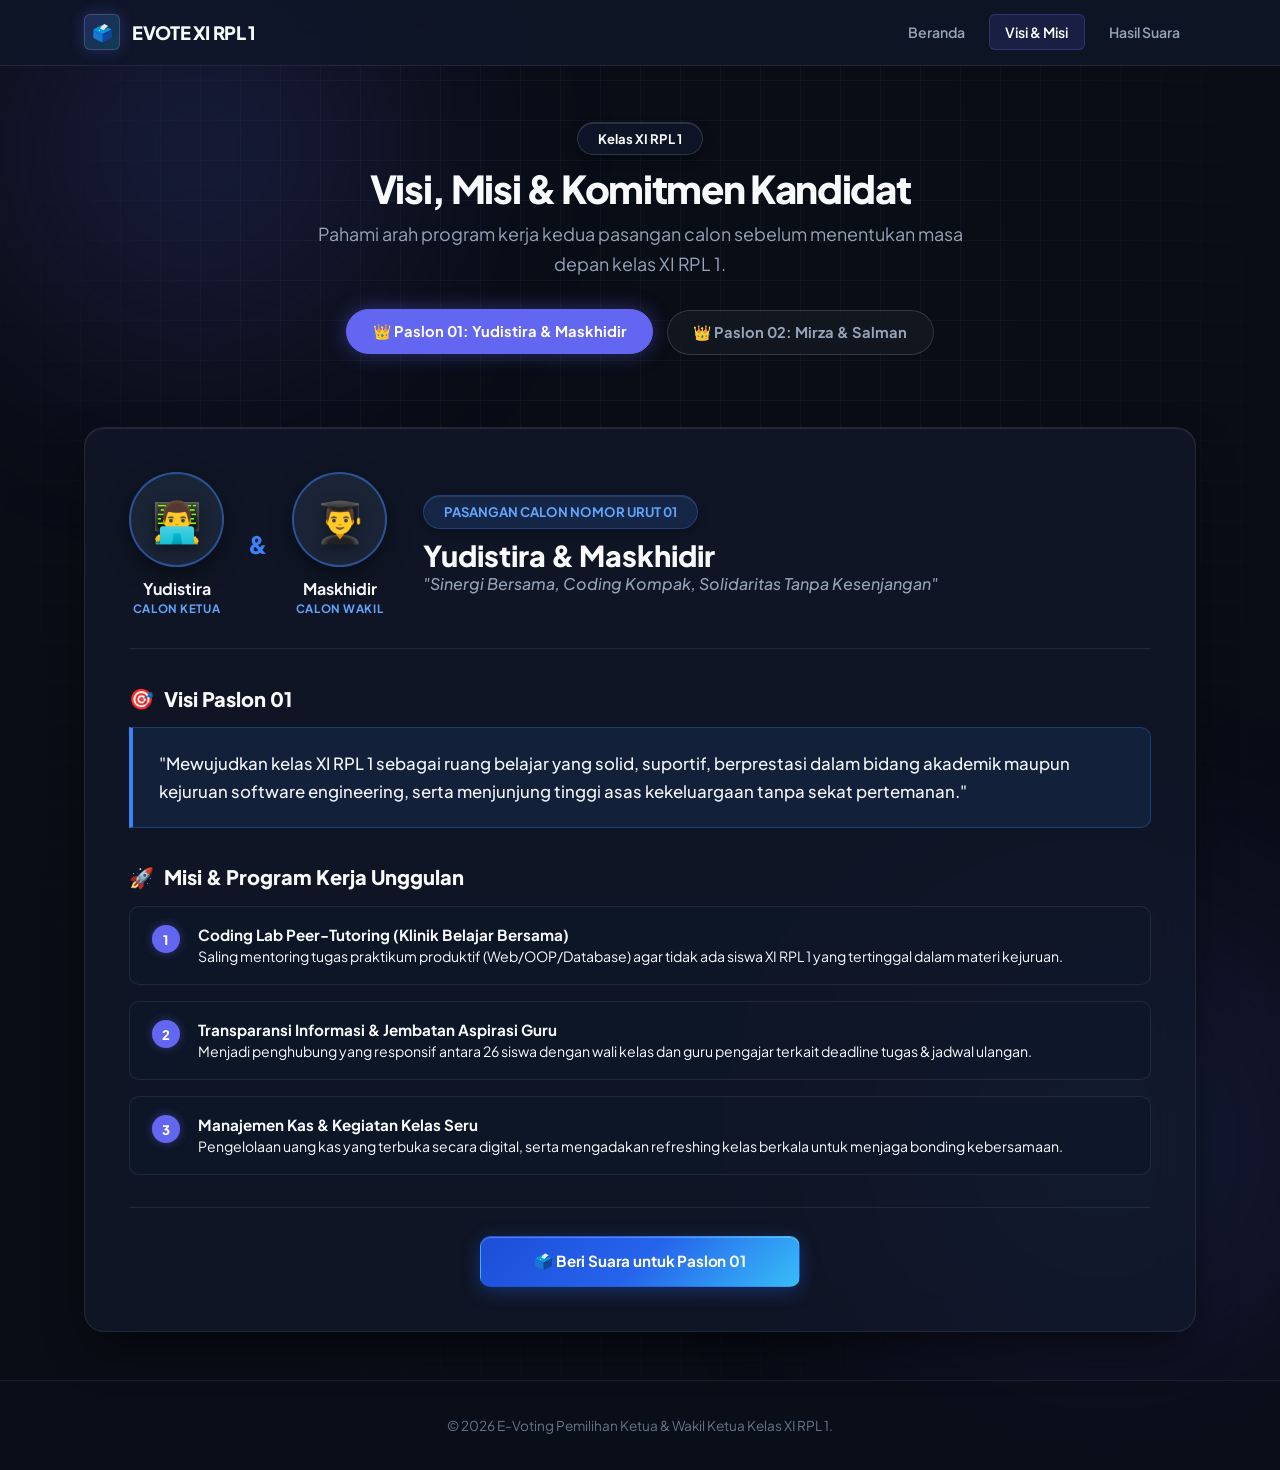
<file: visi-misi.html>
<!DOCTYPE html>
<html lang="id">
<head>
  <meta charset="UTF-8">
  <meta name="viewport" content="width=device-width, initial-scale=1.0, maximum-scale=1.0, user-scalable=no">
  <title>Visi & Misi Paslon - Pemilihan XI RPL 1</title>
  <link rel="stylesheet" href="style.css">
</head>
<body>

  <!-- Dynamic Glowing Background -->
  <div class="bg-glow-orb-1"></div>
  <div class="bg-glow-orb-2"></div>
  <div class="bg-grid-pattern"></div>

  <!-- Navbar -->
  <header class="navbar">
    <div class="container nav-content">
      <a href="index.html" class="nav-brand">
        <div class="brand-icon">🗳️</div>
        <span>EVOTE XI RPL 1</span>
      </a>

      <nav class="nav-links">
        <a href="index.html" class="nav-item">Beranda</a>
        <a href="visi-misi.html" class="nav-item active">Visi & Misi</a>
        <a href="hasil.html" class="nav-item">Hasil Suara</a>
      </nav>
    </div>
  </header>

  <main class="container">
    <section class="detail-hero">
      <div class="class-badge-pill" style="margin-bottom: 0.75rem;">
        <span>Kelas XI RPL 1</span>
      </div>
      <h1 class="main-title" style="font-size: clamp(1.8rem, 4vw, 2.4rem); margin-bottom: 0.5rem;">
        Visi, Misi & Komitmen Kandidat
      </h1>
      <p class="sub-desc" style="margin-bottom: 2rem;">
        Pahami arah program kerja kedua pasangan calon sebelum menentukan masa depan kelas XI RPL 1.
      </p>

      <!-- Tab Buttons -->
      <div class="tab-nav">
        <button class="tab-btn active" id="tab-paslon-1" onclick="switchPaslon('1')">
          👑 Paslon 01: Yudistira & Maskhidir
        </button>
        <button class="tab-btn" id="tab-paslon-2" onclick="switchPaslon('2')">
          👑 Paslon 02: Mirza & Salman
        </button>
      </div>
    </section>

    <!-- Konten Paslon 01: Yudistira & Maskhidir -->
    <article class="detail-card" id="content-paslon-1">
      <div class="profile-header-grid">
        <div class="detail-duo-avatar">
          <div class="avatar-pair-unit">
            <div class="avatar-figure" style="background: rgba(30, 41, 59, 0.85); border-color: rgba(59, 130, 246, 0.5);">
              <span class="avatar-fallback">👨‍💻</span>
            </div>
            <div class="avatar-pair-name">Yudistira</div>
            <div class="avatar-role-tag" style="color: #60a5fa;">Calon Ketua</div>
          </div>
          <div style="font-size: 1.5rem; color: #3b82f6; font-weight: 800; align-self: center;">&</div>
          <div class="avatar-pair-unit">
            <div class="avatar-figure" style="background: rgba(30, 41, 59, 0.85); border-color: rgba(59, 130, 246, 0.5);">
              <span class="avatar-fallback">👨‍🎓</span>
            </div>
            <div class="avatar-pair-name">Maskhidir</div>
            <div class="avatar-role-tag" style="color: #60a5fa;">Calon Wakil</div>
          </div>
        </div>

        <div>
          <div class="class-badge-pill" style="background: rgba(59, 130, 246, 0.15); color: #60a5fa; border-color: rgba(59, 130, 246, 0.3); margin-bottom: 0.5rem;">
            PASANGAN CALON NOMOR URUT 01
          </div>
          <h2 style="font-size: 1.8rem; font-weight: 800; color: var(--text-main);">
            Yudistira & Maskhidir
          </h2>
          <p style="color: var(--text-secondary); font-size: 1rem; font-weight: 500; font-style: italic;">
            "Sinergi Bersama, Coding Kompak, Solidaritas Tanpa Kesenjangan"
          </p>
        </div>
      </div>

      <!-- Visi -->
      <div class="section-block-title">
        <span>🎯</span>
        <span>Visi Paslon 01</span>
      </div>
      <div class="content-box-highlight" style="background: rgba(59, 130, 246, 0.1); border-color: rgba(59, 130, 246, 0.3); border-left-color: #3b82f6; color: #f1f5f9;">
        "Mewujudkan kelas XI RPL 1 sebagai ruang belajar yang solid, suportif, berprestasi dalam bidang akademik maupun kejuruan software engineering, serta menjunjung tinggi asas kekeluargaan tanpa sekat pertemanan."
      </div>

      <!-- Misi -->
      <div class="section-block-title">
        <span>🚀</span>
        <span>Misi & Program Kerja Unggulan</span>
      </div>
      <ul class="program-list" style="margin-bottom: 2rem;">
        <li class="program-item">
          <span class="program-item-num">1</span>
          <div>
            <strong>Coding Lab Peer-Tutoring (Klinik Belajar Bersama)</strong>
            <p style="color: var(--gray-500); font-size: 0.88rem; margin-top: 0.2rem;">Saling mentoring tugas praktikum produktif (Web/OOP/Database) agar tidak ada siswa XI RPL 1 yang tertinggal dalam materi kejuruan.</p>
          </div>
        </li>
        <li class="program-item">
          <span class="program-item-num">2</span>
          <div>
            <strong>Transparansi Informasi & Jembatan Aspirasi Guru</strong>
            <p style="color: var(--gray-500); font-size: 0.88rem; margin-top: 0.2rem;">Menjadi penghubung yang responsif antara 26 siswa dengan wali kelas dan guru pengajar terkait deadline tugas & jadwal ulangan.</p>
          </div>
        </li>
        <li class="program-item">
          <span class="program-item-num">3</span>
          <div>
            <strong>Manajemen Kas & Kegiatan Kelas Seru</strong>
            <p style="color: var(--gray-500); font-size: 0.88rem; margin-top: 0.2rem;">Pengelolaan uang kas yang terbuka secara digital, serta mengadakan refreshing kelas berkala untuk menjaga bonding kebersamaan.</p>
          </div>
        </li>
      </ul>

      <div style="text-align: center; border-top: 1px solid var(--border-subtle); padding-top: 1.75rem;">
        <a href="index.html" class="btn-modern btn-primary-gradient" style="max-width: 320px; margin: 0 auto;">
          🗳️ Beri Suara untuk Paslon 01
        </a>
      </div>
    </article>

    <!-- Konten Paslon 02: Mirza & Salman -->
    <article class="detail-card" id="content-paslon-2" style="display: none;">
      <div class="profile-header-grid">
        <div class="detail-duo-avatar">
          <div class="avatar-pair-unit">
            <div class="avatar-figure" style="background: rgba(30, 41, 59, 0.85); border-color: rgba(139, 92, 246, 0.5);">
              <span class="avatar-fallback">👨‍🎓</span>
            </div>
            <div class="avatar-pair-name">Mirza</div>
            <div class="avatar-role-tag" style="color: #c084fc;">Calon Ketua</div>
          </div>
          <div style="font-size: 1.5rem; color: #a855f7; font-weight: 800; align-self: center;">&</div>
          <div class="avatar-pair-unit">
            <div class="avatar-figure" style="background: rgba(30, 41, 59, 0.85); border-color: rgba(139, 92, 246, 0.5);">
              <span class="avatar-fallback">👨‍💻</span>
            </div>
            <div class="avatar-pair-name">Salman</div>
            <div class="avatar-role-tag" style="color: #c084fc;">Calon Wakil</div>
          </div>
        </div>

        <div>
          <div class="class-badge-pill" style="background: rgba(124, 58, 237, 0.15); color: #c084fc; border-color: rgba(124, 58, 237, 0.3); margin-bottom: 0.5rem;">
            PASANGAN CALON NOMOR URUT 02
          </div>
          <h2 style="font-size: 1.8rem; font-weight: 800; color: var(--text-main);">
            Mirza & Salman
          </h2>
          <p style="color: var(--text-secondary); font-size: 1rem; font-weight: 500; font-style: italic;">
            "Disiplin, Berprestasi, Nyaman, dan Siap Berinovasi di Era Digital"
          </p>
        </div>
      </div>

      <!-- Visi -->
      <div class="section-block-title">
        <span>🎯</span>
        <span>Visi Paslon 02</span>
      </div>
      <div class="content-box-highlight" style="background: rgba(124, 58, 237, 0.1); border-color: rgba(124, 58, 237, 0.3); border-left-color: #8b5cf6; color: #f1f5f9;">
        "Membangun kelas XI RPL 1 sebagai kelas panutan yang disiplin, kondusif, beretika tinggi, serta menjadi wadah yang memfasilitasi setiap anggota untuk berkarya dan berprestasi di bidang teknologi."
      </div>

      <!-- Misi -->
      <div class="section-block-title">
        <span>🚀</span>
        <span>Misi & Program Kerja Unggulan</span>
      </div>
      <ul class="program-list" style="margin-bottom: 2rem;">
        <li class="program-item">
          <span class="program-item-num" style="background: var(--accent-p2);">1</span>
          <div>
            <strong>Kelas Bersih & Laboratorium Terawat</strong>
            <p style="color: var(--gray-500); font-size: 0.88rem; margin-top: 0.2rem;">Menerapkan jadwal piket kelas dan kedisiplinan perangkat komputer agar lingkungan belajar selalu nyaman dan fresh.</p>
          </div>
        </li>
        <li class="program-item">
          <span class="program-item-num" style="background: var(--accent-p2);">2</span>
          <div>
            <strong>Dukungan Lomba & Eksplorasi Minat Siswa</strong>
            <p style="color: var(--gray-500); font-size: 0.88rem; margin-top: 0.2rem;">Mendukung rekan sekelas yang ingin mengikuti lomba LKS, Hackathon, e-sport, maupun kegiatan non-akademik di sekolah.</p>
          </div>
        </li>
        <li class="program-item">
          <span class="program-item-num" style="background: var(--accent-p2);">3</span>
          <div>
            <strong>Kotak Masukan Anonim & Penanganan Masalah Sehat</strong>
            <p style="color: var(--gray-500); font-size: 0.88rem; margin-top: 0.2rem;">Menyediakan wadah kritik/saran santai agar segala aspirasi siswa tersampaikan dan masalah diselesaikan bersama secara adil.</p>
          </div>
        </li>
      </ul>

      <div style="text-align: center; border-top: 1px solid var(--border-subtle); padding-top: 1.75rem;">
        <a href="index.html" class="btn-modern btn-primary-gradient btn-vote-p2" style="max-width: 320px; margin: 0 auto;">
          🗳️ Beri Suara untuk Paslon 02
        </a>
      </div>
    </article>
  </main>

  <footer>
    <div class="container">
      &copy; 2026 E-Voting Pemilihan Ketua & Wakil Ketua Kelas XI RPL 1.
    </div>
  </footer>

  <script>
    function switchPaslon(num) {
      const tab1 = document.getElementById("tab-paslon-1");
      const tab2 = document.getElementById("tab-paslon-2");
      const content1 = document.getElementById("content-paslon-1");
      const content2 = document.getElementById("content-paslon-2");

      if (num === '1') {
        tab1.classList.add("active");
        tab2.classList.remove("active");
        content1.style.display = "block";
        content2.style.display = "none";
      } else {
        tab2.classList.add("active");
        tab1.classList.remove("active");
        content2.style.display = "block";
        content1.style.display = "none";
      }
    }

    document.addEventListener("DOMContentLoaded", () => {
      const urlParams = new URLSearchParams(window.location.search);
      const paslonParam = urlParams.get("paslon");
      if (paslonParam === '2') {
        switchPaslon('2');
      }
    });
  </script>
</body>
</html>
</file>
<file: style.css>
/* ==========================================================================
   ENTERPRISE DARK/NEO-TECH DESIGN SYSTEM - E-VOTING XI RPL 1
   Aesthetic: Ultra-Modern Cyber/Executive Tech (Deep Obsidian, Cobalt Electric,
   3D Tilt & Perspective Glassmorphism, Micro-Glow, Polished Typography)
   ========================================================================== */

@import url('https://fonts.googleapis.com/css2?family=Plus+Jakarta+Sans:wght@400;500;600;700;800&family=JetBrains+Mono:wght@500;700&display=swap');

:root {
  /* Ultra-Dark Luxe Palette */
  --bg-core: #090d16;
  --bg-surface: #0f172a;
  --bg-card: rgba(18, 26, 44, 0.72);
  --bg-card-hover: rgba(26, 38, 64, 0.85);
  --bg-glass: rgba(15, 23, 42, 0.75);

  /* Borders & Highlights */
  --border-subtle: rgba(255, 255, 255, 0.08);
  --border-medium: rgba(255, 255, 255, 0.14);
  --border-focus: rgba(99, 102, 241, 0.6);

  /* Primary Electric Hues */
  --primary: #6366f1;
  --primary-hover: #4f46e5;
  --primary-glow: rgba(99, 102, 241, 0.35);
  --cyan-accent: #06b6d4;
  --cyan-glow: rgba(6, 182, 212, 0.3);

  /* Candidate Signature Colors */
  --accent-p1: #3b82f6; /* Electric Cobalt */
  --accent-p1-glow: rgba(59, 130, 246, 0.4);
  --accent-p2: #8b5cf6; /* Cyber Violet */
  --accent-p2-glow: rgba(139, 92, 246, 0.4);

  /* Status Colors */
  --success: #10b981;
  --success-glow: rgba(16, 185, 129, 0.3);
  --danger: #f43f5e;
  --warning: #f59e0b;

  /* Text Colors */
  --text-main: #f8fafc;
  --text-secondary: #94a3b8;
  --text-muted: #64748b;
  --white: #ffffff;

  /* Gradients */
  --grad-primary: linear-gradient(135deg, #6366f1 0%, #3b82f6 50%, #06b6d4 100%);
  --grad-p1: linear-gradient(135deg, #1d4ed8 0%, #2563eb 50%, #38bdf8 100%);
  --grad-p2: linear-gradient(135deg, #6d28d9 0%, #7c3aed 50%, #c084fc 100%);
  --grad-surface: linear-gradient(180deg, rgba(30, 41, 59, 0.6) 0%, rgba(15, 23, 42, 0.8) 100%);

  /* Radii */
  --radius-xl: 20px;
  --radius-lg: 14px;
  --radius-md: 10px;
  --radius-sm: 6px;

  /* Shadows */
  --shadow-sm: 0 4px 12px rgba(0, 0, 0, 0.3);
  --shadow-md: 0 12px 30px -5px rgba(0, 0, 0, 0.45);
  --shadow-lg: 0 20px 45px -10px rgba(0, 0, 0, 0.6);
  --shadow-glow-p1: 0 10px 30px -5px rgba(37, 99, 235, 0.35);
  --shadow-glow-p2: 0 10px 30px -5px rgba(124, 58, 237, 0.35);
}

html {
  scroll-behavior: smooth;
  color-scheme: dark;
}

* {
  margin: 0;
  padding: 0;
  box-sizing: border-box;
  font-family: 'Plus Jakarta Sans', -apple-system, BlinkMacSystemFont, sans-serif;
  -webkit-tap-highlight-color: transparent;
}

body {
  background-color: var(--bg-core);
  color: var(--text-main);
  min-height: 100vh;
  display: flex;
  flex-direction: column;
  position: relative;
  overflow-x: hidden;
  perspective: 1000px;
}

/* ================= 3D Ambient Mesh Glow Background ================= */
.bg-glow-orb-1 {
  position: fixed;
  top: -150px;
  left: -100px;
  width: 600px;
  height: 600px;
  border-radius: 50%;
  background: radial-gradient(circle, rgba(99, 102, 241, 0.22) 0%, rgba(15, 23, 42, 0) 70%);
  filter: blur(90px);
  z-index: -1;
  pointer-events: none;
  animation: floatOrb3D 14s ease-in-out infinite alternate;
}

.bg-glow-orb-2 {
  position: fixed;
  bottom: 0%;
  right: -150px;
  width: 650px;
  height: 650px;
  border-radius: 50%;
  background: radial-gradient(circle, rgba(6, 182, 212, 0.16) 0%, rgba(124, 58, 237, 0.12) 40%, rgba(9, 13, 22, 0) 70%);
  filter: blur(100px);
  z-index: -1;
  pointer-events: none;
  animation: floatOrb3D2 16s ease-in-out infinite alternate;
}

.bg-grid-pattern {
  position: fixed;
  top: 0;
  left: 0;
  width: 100%;
  height: 100%;
  background-image: 
    linear-gradient(to right, rgba(255, 255, 255, 0.03) 1px, transparent 1px),
    linear-gradient(to bottom, rgba(255, 255, 255, 0.03) 1px, transparent 1px);
  background-size: 40px 40px;
  mask-image: radial-gradient(ellipse at 50% 30%, black 40%, transparent 80%);
  -webkit-mask-image: radial-gradient(ellipse at 50% 30%, black 40%, transparent 80%);
  z-index: -2;
  pointer-events: none;
}

@keyframes floatOrb3D {
  0% { transform: translate3d(0, 0, 0) scale(1); }
  50% { transform: translate3d(60px, 40px, 50px) scale(1.12); }
  100% { transform: translate3d(-30px, 80px, -20px) scale(0.95); }
}

@keyframes floatOrb3D2 {
  0% { transform: translate3d(0, 0, 0) scale(1); }
  50% { transform: translate3d(-80px, -50px, 40px) scale(1.08); }
  100% { transform: translate3d(40px, -70px, -30px) scale(0.92); }
}

.container {
  width: 100%;
  max-width: 1160px;
  margin: 0 auto;
  padding: 0 1.5rem;
}

/* ================= Glassmorphic Navbar ================= */
.navbar {
  background: var(--bg-glass);
  backdrop-filter: blur(20px);
  -webkit-backdrop-filter: blur(20px);
  border-bottom: 1px solid var(--border-subtle);
  position: sticky;
  top: 0;
  z-index: 100;
  padding: 0.9rem 0;
  transition: all 0.3s ease;
}

.nav-content {
  display: flex;
  justify-content: space-between;
  align-items: center;
}

.nav-brand {
  display: flex;
  align-items: center;
  gap: 0.75rem;
  text-decoration: none;
  font-weight: 800;
  font-size: 1.15rem;
  color: var(--text-main);
  letter-spacing: -0.02em;
}

.brand-icon {
  width: 36px;
  height: 36px;
  background: linear-gradient(135deg, rgba(99, 102, 241, 0.25) 0%, rgba(6, 182, 212, 0.25) 100%);
  border: 1px solid rgba(255, 255, 255, 0.15);
  border-radius: var(--radius-sm);
  display: flex;
  align-items: center;
  justify-content: center;
  color: var(--white);
  font-size: 1.05rem;
  box-shadow: 0 0 15px rgba(99, 102, 241, 0.3);
  transition: transform 0.4s cubic-bezier(0.34, 1.56, 0.64, 1);
}

.nav-brand:hover .brand-icon {
  transform: rotate(-10deg) scale(1.12);
  box-shadow: 0 0 22px rgba(6, 182, 212, 0.5);
}

.nav-links {
  display: flex;
  align-items: center;
  gap: 0.5rem;
}

.nav-item {
  text-decoration: none;
  color: var(--text-secondary);
  font-weight: 600;
  font-size: 0.88rem;
  padding: 0.5rem 0.95rem;
  border-radius: var(--radius-sm);
  transition: all 0.25s cubic-bezier(0.16, 1, 0.3, 1);
  white-space: nowrap;
  border: 1px solid transparent;
}

.nav-item:hover {
  color: var(--text-main);
  background: rgba(255, 255, 255, 0.05);
  border-color: var(--border-subtle);
  transform: translateY(-1.5px);
}

.nav-item.active {
  color: var(--white);
  background: rgba(99, 102, 241, 0.15);
  border-color: rgba(99, 102, 241, 0.3);
}

.nav-admin-btn {
  background: rgba(255, 255, 255, 0.06);
  border-color: var(--border-medium);
  color: var(--text-main) !important;
}

.nav-admin-btn:hover {
  background: var(--primary) !important;
  border-color: var(--primary) !important;
  box-shadow: 0 0 20px rgba(99, 102, 241, 0.5);
  transform: translateY(-2px);
}

/* ================= Hero Showcase (Elite Tech) ================= */
.hero-wrapper {
  padding: 4rem 0 2.5rem;
  text-align: center;
  position: relative;
}

.class-badge-pill {
  display: inline-flex;
  align-items: center;
  gap: 0.6rem;
  background: rgba(15, 23, 42, 0.8);
  border: 1px solid var(--border-medium);
  padding: 0.45rem 1.25rem;
  border-radius: 9999px;
  font-size: 0.82rem;
  font-weight: 700;
  color: var(--text-main);
  box-shadow: var(--shadow-sm), inset 0 1px 0 rgba(255, 255, 255, 0.1);
  margin-bottom: 1.5rem;
  backdrop-filter: blur(8px);
}

.pulse-dot {
  width: 7px;
  height: 7px;
  border-radius: 50%;
  background-color: var(--success);
  box-shadow: 0 0 0 0 rgba(16, 185, 129, 0.7);
  animation: pulseNeon 1.8s infinite;
}

@keyframes pulseNeon {
  0% { box-shadow: 0 0 0 0 rgba(16, 185, 129, 0.7); }
  70% { box-shadow: 0 0 0 10px rgba(16, 185, 129, 0); }
  100% { box-shadow: 0 0 0 0 rgba(16, 185, 129, 0); }
}

.main-title {
  font-size: clamp(2.2rem, 5vw, 3.5rem);
  font-weight: 800;
  color: var(--text-main);
  letter-spacing: -0.035em;
  line-height: 1.15;
  margin-bottom: 1.25rem;
}

.gradient-text-title {
  background: var(--grad-primary);
  -webkit-background-clip: text;
  -webkit-text-fill-color: transparent;
  text-shadow: 0 0 40px rgba(99, 102, 241, 0.25);
}

.sub-desc {
  font-size: clamp(0.95rem, 2vw, 1.12rem);
  color: var(--text-secondary);
  max-width: 660px;
  margin: 0 auto 2.25rem;
  line-height: 1.65;
}

.hero-cta-group {
  display: flex;
  justify-content: center;
  gap: 1rem;
  flex-wrap: wrap;
  margin-bottom: 3.5rem;
}

/* ================= Stat Banner (Metric Cards) ================= */
.stats-banner {
  background: var(--bg-card);
  backdrop-filter: blur(16px);
  -webkit-backdrop-filter: blur(16px);
  border: 1px solid var(--border-subtle);
  border-radius: var(--radius-xl);
  padding: 1.5rem 2rem;
  margin-bottom: 4rem;
  display: grid;
  grid-template-columns: repeat(3, 1fr);
  box-shadow: var(--shadow-md), inset 0 1px 0 rgba(255, 255, 255, 0.08);
  gap: 2rem;
  position: relative;
  overflow: hidden;
}

.stats-banner::before {
  content: '';
  position: absolute;
  top: 0;
  left: 20%;
  width: 60%;
  height: 1px;
  background: linear-gradient(90deg, transparent, rgba(99, 102, 241, 0.6), transparent);
}

.stat-item-box {
  display: flex;
  align-items: center;
  gap: 1.25rem;
}

.stat-icon {
  width: 48px;
  height: 48px;
  border-radius: var(--radius-md);
  background: rgba(255, 255, 255, 0.05);
  border: 1px solid var(--border-medium);
  display: flex;
  align-items: center;
  justify-content: center;
  font-size: 1.4rem;
  flex-shrink: 0;
  box-shadow: 0 4px 14px rgba(0, 0, 0, 0.2);
}

.stat-label {
  font-size: 0.76rem;
  text-transform: uppercase;
  color: var(--text-muted);
  font-weight: 700;
  letter-spacing: 0.06em;
}

.stat-value {
  font-size: 1.45rem;
  font-weight: 800;
  color: var(--text-main);
  letter-spacing: -0.02em;
  font-family: 'Plus Jakarta Sans', sans-serif;
}

/* ================= 3D Candidate Cards ================= */
.section-headline {
  text-align: center;
  margin-bottom: 2.5rem;
}

.section-headline h2 {
  font-size: 1.85rem;
  font-weight: 800;
  color: var(--text-main);
  letter-spacing: -0.02em;
}

.section-headline p {
  color: var(--text-secondary);
  font-size: 0.95rem;
  margin-top: 0.35rem;
}

.candidates-wrapper {
  display: grid;
  grid-template-columns: repeat(2, 1fr);
  gap: 2.25rem;
  margin-bottom: 5rem;
}

/* 3D Modern Candidate Card */
.candidate-card-modern {
  background: var(--bg-card);
  backdrop-filter: blur(20px);
  -webkit-backdrop-filter: blur(20px);
  border-radius: var(--radius-xl);
  border: 1px solid var(--border-subtle);
  box-shadow: var(--shadow-lg), inset 0 1px 0 rgba(255, 255, 255, 0.08);
  overflow: hidden;
  display: flex;
  flex-direction: column;
  position: relative;
  transform-style: preserve-3d;
  transition: transform 0.4s cubic-bezier(0.16, 1, 0.3, 1),
              box-shadow 0.4s cubic-bezier(0.16, 1, 0.3, 1),
              border-color 0.4s ease;
}

.candidate-card-modern:hover {
  transform: translateY(-8px) rotateX(2deg) rotateY(-1deg);
  border-color: rgba(255, 255, 255, 0.25);
}

.candidate-card-modern:nth-child(1):hover {
  box-shadow: var(--shadow-lg), var(--shadow-glow-p1);
}

.candidate-card-modern:nth-child(2):hover {
  box-shadow: var(--shadow-lg), var(--shadow-glow-p2);
}

.paslon-header-banner {
  padding: 2.75rem 1.5rem 1.75rem;
  text-align: center;
  position: relative;
  overflow: hidden;
  border-bottom: 1px solid var(--border-subtle);
}

.banner-p1 {
  background: radial-gradient(circle at 50% 30%, rgba(37, 99, 235, 0.28) 0%, rgba(15, 23, 42, 0.8) 80%);
}

.banner-p2 {
  background: radial-gradient(circle at 50% 30%, rgba(124, 58, 237, 0.28) 0%, rgba(15, 23, 42, 0.8) 80%);
}

.num-badge-floating {
  position: absolute;
  top: 1.25rem;
  left: 1.25rem;
  font-size: 0.78rem;
  font-weight: 800;
  letter-spacing: 0.08em;
  padding: 0.35rem 0.85rem;
  border-radius: 9999px;
  color: var(--white);
  border: 1px solid rgba(255, 255, 255, 0.2);
  backdrop-filter: blur(8px);
}

.badge-bg-p1 {
  background: rgba(37, 99, 235, 0.6);
  box-shadow: 0 0 15px rgba(37, 99, 235, 0.4);
}

.badge-bg-p2 {
  background: rgba(124, 58, 237, 0.6);
  box-shadow: 0 0 15px rgba(124, 58, 237, 0.4);
}

/* 3D Avatar Display */
.avatar-duo-container {
  display: flex;
  justify-content: center;
  align-items: center;
  gap: 1.75rem;
  transform: translateZ(20px);
}

.avatar-pair-unit {
  display: flex;
  flex-direction: column;
  align-items: center;
}

.avatar-figure {
  width: 95px;
  height: 95px;
  border-radius: 50%;
  background: rgba(30, 41, 59, 0.85);
  padding: 3px;
  border: 2px solid rgba(255, 255, 255, 0.15);
  display: flex;
  align-items: center;
  justify-content: center;
  position: relative;
  box-shadow: 0 8px 24px rgba(0, 0, 0, 0.4);
  transition: transform 0.35s cubic-bezier(0.34, 1.56, 0.64, 1);
}

.candidate-card-modern:hover .avatar-figure {
  transform: scale(1.05) translateZ(10px);
}

.banner-p1 .avatar-figure {
  border-color: rgba(59, 130, 246, 0.5);
  box-shadow: 0 0 20px rgba(59, 130, 246, 0.25);
}

.banner-p2 .avatar-figure {
  border-color: rgba(139, 92, 246, 0.5);
  box-shadow: 0 0 20px rgba(139, 92, 246, 0.25);
}

.avatar-fallback {
  font-size: 2.5rem;
  filter: drop-shadow(0 4px 6px rgba(0, 0, 0, 0.4));
}

.avatar-pair-name {
  font-size: 1rem;
  font-weight: 700;
  color: var(--text-main);
  margin-top: 0.65rem;
  text-align: center;
}

.avatar-role-tag {
  font-size: 0.72rem;
  font-weight: 700;
  color: var(--text-muted);
  text-transform: uppercase;
  letter-spacing: 0.05em;
  margin-top: 0.15rem;
}

.banner-p1 .avatar-role-tag { color: #60a5fa; }
.banner-p2 .avatar-role-tag { color: #c084fc; }

.card-content-body {
  padding: 2rem;
  display: flex;
  flex-direction: column;
  flex-grow: 1;
}

.candidate-title-duo {
  text-align: center;
  margin-bottom: 1.5rem;
}

.candidate-title-duo h3 {
  font-size: 1.4rem;
  font-weight: 800;
  color: var(--text-main);
  letter-spacing: -0.02em;
}

.candidate-title-duo p {
  font-size: 0.92rem;
  color: var(--text-secondary);
  margin-top: 0.35rem;
  font-style: italic;
}

.preview-box {
  background: rgba(15, 23, 42, 0.65);
  border: 1px solid var(--border-subtle);
  border-radius: var(--radius-md);
  padding: 1.25rem;
  margin-bottom: 1.75rem;
}

.preview-title {
  font-size: 0.75rem;
  font-weight: 800;
  text-transform: uppercase;
  letter-spacing: 0.06em;
  color: var(--primary);
  margin-bottom: 0.4rem;
}

.preview-text {
  font-size: 0.92rem;
  color: var(--text-secondary);
  line-height: 1.6;
  display: -webkit-box;
  -webkit-line-clamp: 3;
  -webkit-box-orient: vertical;
  overflow: hidden;
}

.card-action-duo {
  display: flex;
  flex-direction: column;
  gap: 0.75rem;
  margin-top: auto;
}

/* ================= High-End Modern Buttons ================= */
.btn-modern {
  display: inline-flex;
  align-items: center;
  justify-content: center;
  gap: 0.5rem;
  width: 100%;
  padding: 0.9rem 1.4rem;
  font-size: 0.95rem;
  font-weight: 700;
  border-radius: var(--radius-md);
  text-decoration: none;
  cursor: pointer;
  transition: all 0.25s cubic-bezier(0.16, 1, 0.3, 1);
  border: 1px solid transparent;
  position: relative;
  overflow: hidden;
  letter-spacing: -0.01em;
}

.btn-modern:active {
  transform: scale(0.97) translateY(1px);
}

.btn-primary-gradient {
  background: var(--grad-p1);
  color: var(--white);
  box-shadow: 0 4px 18px rgba(37, 99, 235, 0.35), inset 0 1px 0 rgba(255, 255, 255, 0.25);
}

.btn-primary-gradient:hover {
  transform: translateY(-2.5px);
  box-shadow: 0 8px 25px rgba(37, 99, 235, 0.5), inset 0 1px 0 rgba(255, 255, 255, 0.35);
}

.btn-vote-p2 {
  background: var(--grad-p2) !important;
  box-shadow: 0 4px 18px rgba(124, 58, 237, 0.35), inset 0 1px 0 rgba(255, 255, 255, 0.25) !important;
}

.btn-vote-p2:hover {
  box-shadow: 0 8px 25px rgba(124, 58, 237, 0.5), inset 0 1px 0 rgba(255, 255, 255, 0.35) !important;
}

.btn-outline-custom {
  background: rgba(255, 255, 255, 0.04);
  border-color: var(--border-medium);
  color: var(--text-main);
  backdrop-filter: blur(8px);
}

.btn-outline-custom:hover {
  background: rgba(255, 255, 255, 0.08);
  border-color: rgba(255, 255, 255, 0.35);
  color: var(--white);
  transform: translateY(-2px);
  box-shadow: 0 4px 16px rgba(0, 0, 0, 0.3);
}

/* ================= Visi Misi Detail Page Styling ================= */
.detail-hero {
  padding: 3.5rem 0 2rem;
  text-align: center;
}

.tab-nav {
  display: flex;
  justify-content: center;
  gap: 0.85rem;
  margin-bottom: 2.5rem;
  flex-wrap: wrap;
}

.tab-btn {
  padding: 0.75rem 1.6rem;
  border-radius: 9999px;
  font-weight: 700;
  font-size: 0.92rem;
  border: 1px solid var(--border-medium);
  background: rgba(255, 255, 255, 0.04);
  color: var(--text-secondary);
  cursor: pointer;
  transition: all 0.25s cubic-bezier(0.16, 1, 0.3, 1);
  backdrop-filter: blur(8px);
}

.tab-btn:hover {
  border-color: rgba(255, 255, 255, 0.3);
  color: var(--text-main);
  transform: translateY(-2px);
}

.tab-btn.active {
  background: var(--primary);
  color: var(--white);
  border-color: var(--primary);
  box-shadow: 0 0 20px rgba(99, 102, 241, 0.4);
  transform: translateY(-1px);
}

.detail-card {
  background: var(--bg-card);
  backdrop-filter: blur(20px);
  -webkit-backdrop-filter: blur(20px);
  border-radius: var(--radius-xl);
  border: 1px solid var(--border-subtle);
  box-shadow: var(--shadow-lg), inset 0 1px 0 rgba(255, 255, 255, 0.08);
  padding: 2.75rem;
  margin-bottom: 3rem;
}

.profile-header-grid {
  display: grid;
  grid-template-columns: auto 1fr;
  gap: 2.25rem;
  align-items: center;
  margin-bottom: 2.25rem;
  padding-bottom: 2rem;
  border-bottom: 1px solid var(--border-subtle);
}

.detail-duo-avatar {
  display: flex;
  gap: 1.5rem;
  align-items: center;
}

.section-block-title {
  display: flex;
  align-items: center;
  gap: 0.65rem;
  font-size: 1.25rem;
  font-weight: 800;
  color: var(--text-main);
  margin-bottom: 1rem;
}

.content-box-highlight {
  background: rgba(99, 102, 241, 0.08);
  border: 1px solid rgba(99, 102, 241, 0.25);
  border-left: 4px solid var(--primary);
  padding: 1.35rem 1.6rem;
  border-radius: 0 var(--radius-md) var(--radius-md) 0;
  font-size: 1.05rem;
  line-height: 1.65;
  font-weight: 500;
  color: #e2e8f0;
  margin-bottom: 2.25rem;
}

.program-list {
  list-style: none;
  display: grid;
  gap: 1rem;
}

.program-item {
  display: flex;
  align-items: flex-start;
  gap: 1.15rem;
  background: rgba(15, 23, 42, 0.65);
  border: 1px solid var(--border-subtle);
  padding: 1.15rem 1.35rem;
  border-radius: var(--radius-md);
  font-size: 0.95rem;
  color: var(--text-main);
  transition: border-color 0.2s ease, transform 0.2s ease;
}

.program-item:hover {
  border-color: rgba(255, 255, 255, 0.2);
  transform: translateX(4px);
}

.program-item-num {
  width: 28px;
  height: 28px;
  border-radius: 50%;
  background: var(--primary);
  color: var(--white);
  display: flex;
  align-items: center;
  justify-content: center;
  font-size: 0.82rem;
  font-weight: 800;
  flex-shrink: 0;
  box-shadow: 0 0 10px rgba(99, 102, 241, 0.4);
}

/* ================= Hasil Akhir (Executive Display) ================= */
.winner-banner-card {
  background: linear-gradient(135deg, rgba(30, 27, 75, 0.85) 0%, rgba(15, 23, 42, 0.9) 100%);
  border: 1px solid rgba(99, 102, 241, 0.35);
  border-radius: var(--radius-xl);
  padding: 3.25rem 2rem;
  text-align: center;
  margin-bottom: 3.5rem;
  box-shadow: 0 20px 50px -10px rgba(99, 102, 241, 0.25), inset 0 1px 0 rgba(255, 255, 255, 0.15);
  position: relative;
  overflow: hidden;
}

.winner-crown {
  font-size: 3.5rem;
  margin-bottom: 0.5rem;
  animation: floatBounce3D 3s ease-in-out infinite;
  filter: drop-shadow(0 0 25px rgba(245, 158, 11, 0.4));
}

@keyframes floatBounce3D {
  0%, 100% { transform: translateY(0) rotate(0deg); }
  50% { transform: translateY(-10px) rotate(-3deg); }
}

.winner-subtitle {
  text-transform: uppercase;
  letter-spacing: 0.12em;
  font-size: 0.82rem;
  color: #a5b4fc;
  font-weight: 800;
  margin-bottom: 0.5rem;
}

.winner-names {
  font-size: clamp(1.8rem, 4vw, 2.75rem);
  font-weight: 800;
  color: var(--white);
  letter-spacing: -0.03em;
  margin-bottom: 1rem;
}

.winner-stats-pill {
  display: inline-flex;
  align-items: center;
  gap: 0.85rem;
  background: rgba(255, 255, 255, 0.08);
  border: 1px solid rgba(255, 255, 255, 0.15);
  backdrop-filter: blur(12px);
  padding: 0.6rem 1.6rem;
  border-radius: 9999px;
  font-size: 1rem;
  font-weight: 700;
  color: var(--white);
}

.results-grid {
  display: grid;
  grid-template-columns: repeat(2, 1fr);
  gap: 2rem;
  margin-bottom: 4rem;
}

.result-card-box {
  background: var(--bg-card);
  backdrop-filter: blur(20px);
  -webkit-backdrop-filter: blur(20px);
  border-radius: var(--radius-xl);
  border: 1px solid var(--border-subtle);
  box-shadow: var(--shadow-lg), inset 0 1px 0 rgba(255, 255, 255, 0.08);
  padding: 2.25rem;
  display: flex;
  flex-direction: column;
}

.result-top {
  display: flex;
  justify-content: space-between;
  align-items: flex-start;
  margin-bottom: 1.5rem;
}

.result-num-circle {
  width: 48px;
  height: 48px;
  border-radius: 50%;
  color: var(--white);
  display: flex;
  align-items: center;
  justify-content: center;
  font-weight: 800;
  font-size: 1.2rem;
}

.result-score-large {
  font-size: 2.5rem;
  font-weight: 800;
  color: var(--text-main);
  line-height: 1;
  font-family: 'JetBrains Mono', monospace;
}

.result-score-sub {
  font-size: 0.85rem;
  color: var(--text-muted);
  text-align: right;
  margin-top: 0.35rem;
}

.meter-wrapper {
  background: rgba(255, 255, 255, 0.06);
  border: 1px solid var(--border-subtle);
  border-radius: 9999px;
  height: 20px;
  overflow: hidden;
  margin-bottom: 1.5rem;
  position: relative;
}

.meter-bar {
  height: 100%;
  border-radius: 9999px;
  transition: width 1s cubic-bezier(0.16, 1, 0.3, 1);
  box-shadow: 0 0 15px currentColor;
}

/* ================= 3D Modal Dialog ================= */
.modal-overlay {
  position: fixed;
  top: 0;
  left: 0;
  right: 0;
  bottom: 0;
  background: rgba(4, 7, 13, 0.82);
  backdrop-filter: blur(16px);
  -webkit-backdrop-filter: blur(16px);
  display: flex;
  align-items: center;
  justify-content: center;
  z-index: 200;
  opacity: 0;
  pointer-events: none;
  transition: opacity 0.3s ease;
  padding: 1.5rem;
}

.modal-overlay.active {
  opacity: 1;
  pointer-events: auto;
}

.modal-dialog {
  background: #0f172a;
  border: 1px solid var(--border-medium);
  width: 100%;
  max-width: 430px;
  border-radius: var(--radius-xl);
  padding: 2.25rem 2rem;
  box-shadow: 0 25px 60px rgba(0, 0, 0, 0.7), 0 0 40px rgba(99, 102, 241, 0.15);
  transform: scale(0.92) translateY(20px) rotateX(10deg);
  transition: all 0.35s cubic-bezier(0.16, 1, 0.3, 1);
}

.modal-overlay.active .modal-dialog {
  transform: scale(1) translateY(0) rotateX(0deg);
}

.modal-header-icon {
  width: 56px;
  height: 56px;
  border-radius: 50%;
  background: rgba(99, 102, 241, 0.15);
  border: 1px solid rgba(99, 102, 241, 0.3);
  color: var(--primary);
  display: flex;
  align-items: center;
  justify-content: center;
  font-size: 1.6rem;
  margin: 0 auto 1.25rem;
  box-shadow: 0 0 20px rgba(99, 102, 241, 0.3);
}

.form-group {
  margin-bottom: 1.25rem;
}

.form-group label {
  display: block;
  font-size: 0.85rem;
  font-weight: 700;
  color: var(--text-secondary);
  margin-bottom: 0.4rem;
}

.form-control-modern {
  width: 100%;
  padding: 0.85rem 1.15rem;
  border-radius: var(--radius-sm);
  border: 1px solid var(--border-medium);
  font-size: 1.05rem;
  font-weight: 600;
  color: var(--white);
  background: rgba(255, 255, 255, 0.05);
  transition: all 0.25s ease;
  font-family: 'JetBrains Mono', monospace;
}

.form-control-modern:focus {
  outline: none;
  background: rgba(255, 255, 255, 0.08);
  border-color: var(--primary);
  box-shadow: 0 0 0 4px var(--primary-glow);
}

.form-hint {
  font-size: 0.74rem;
  color: var(--text-muted);
  margin-top: 0.35rem;
}

.modal-actions-grid {
  display: grid;
  grid-template-columns: 1fr 1fr;
  gap: 0.85rem;
  margin-top: 1.75rem;
}

/* ================= Alert Notification ================= */
.alert-box {
  padding: 0.95rem 1.15rem;
  border-radius: var(--radius-sm);
  font-size: 0.88rem;
  font-weight: 600;
  margin-bottom: 1.5rem;
  display: none;
}

.alert-danger {
  background: rgba(244, 63, 94, 0.12);
  color: #fda4af;
  border: 1px solid rgba(244, 63, 94, 0.3);
}

.alert-success {
  background: rgba(16, 185, 129, 0.12);
  color: #6ee7b7;
  border: 1px solid rgba(16, 185, 129, 0.3);
}

/* ================= Admin Presensi Chips (Polished Tech) ================= */
.voter-status-grid {
  display: grid;
  grid-template-columns: repeat(auto-fill, minmax(82px, 1fr));
  gap: 0.75rem;
  margin-top: 1.25rem;
}

.voter-chip {
  display: flex;
  flex-direction: column;
  align-items: center;
  justify-content: center;
  padding: 0.75rem 0.4rem;
  border-radius: var(--radius-md);
  border: 1px solid var(--border-subtle);
  transition: all 0.25s ease;
  user-select: none;
  background: rgba(255, 255, 255, 0.03);
}

.voter-chip.voted {
  background: rgba(16, 185, 129, 0.12);
  border-color: rgba(16, 185, 129, 0.35);
  color: #34d399;
  box-shadow: 0 0 15px rgba(16, 185, 129, 0.15);
}

.voter-chip.pending {
  background: rgba(255, 255, 255, 0.02);
  border-color: var(--border-subtle);
  color: var(--text-muted);
}

.voter-chip .chip-num {
  font-size: 0.95rem;
  font-weight: 800;
  font-family: 'JetBrains Mono', monospace;
  line-height: 1.2;
}

.voter-chip .chip-status {
  font-size: 0.68rem;
  font-weight: 700;
  margin-top: 0.25rem;
  text-transform: uppercase;
  letter-spacing: 0.04em;
  display: flex;
  align-items: center;
  gap: 0.25rem;
}

.voter-chip.voted .chip-status {
  color: #10b981;
}

.voter-chip.pending .chip-status {
  color: #64748b;
}

.voter-legend {
  display: flex;
  gap: 1.25rem;
  font-size: 0.82rem;
  font-weight: 700;
  margin-top: 0.5rem;
}

.legend-item {
  display: flex;
  align-items: center;
  gap: 0.4rem;
}

.legend-dot {
  width: 8px;
  height: 8px;
  border-radius: 50%;
}

/* ================= Footer ================= */
footer {
  margin-top: auto;
  background: rgba(11, 15, 25, 0.7);
  border-top: 1px solid var(--border-subtle);
  padding: 2.25rem 0;
  text-align: center;
  color: var(--text-muted);
  font-size: 0.85rem;
}

/* ================= Mobile Breakpoints ================= */
@media (max-width: 768px) {
  .nav-content {
    flex-wrap: wrap;
    gap: 0.75rem;
    justify-content: center;
  }

  .nav-links {
    gap: 0.25rem;
    overflow-x: auto;
    width: 100%;
    justify-content: center;
  }

  .nav-item {
    font-size: 0.82rem;
    padding: 0.4rem 0.75rem;
  }

  .hero-wrapper {
    padding: 2.75rem 0 2rem;
  }

  .main-title {
    font-size: 2rem;
  }

  .sub-desc {
    font-size: 0.95rem;
  }

  .stats-banner {
    grid-template-columns: 1fr;
    padding: 1.25rem 1.5rem;
    gap: 1.25rem;
  }

  .candidates-wrapper {
    grid-template-columns: 1fr;
    gap: 2rem;
  }

  .results-grid {
    grid-template-columns: 1fr;
    gap: 1.5rem;
  }

  .profile-header-grid {
    grid-template-columns: 1fr;
    text-align: center;
    justify-items: center;
    gap: 1.5rem;
  }

  .detail-duo-avatar {
    justify-content: center;
  }

  .detail-card {
    padding: 1.75rem 1.25rem;
  }

  .winner-banner-card {
    padding: 2.5rem 1.5rem;
  }
}
</file>
